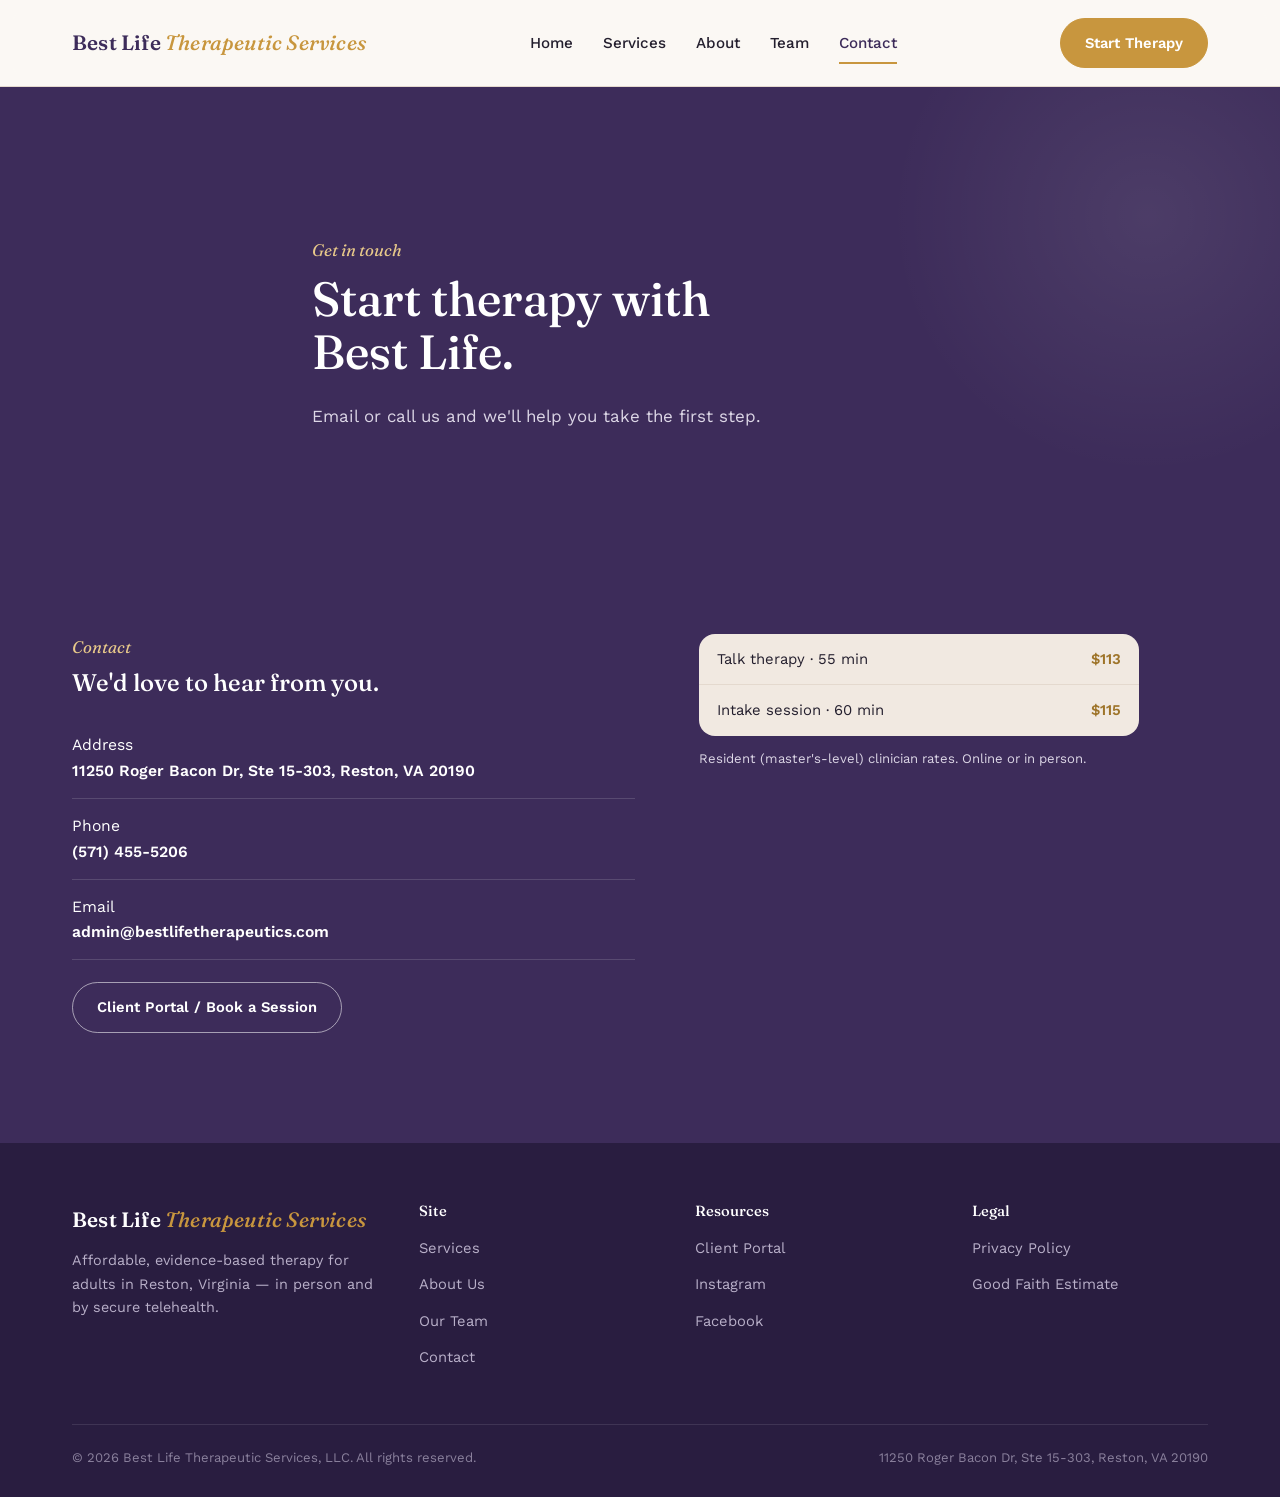
<file: contact.html>
<!DOCTYPE html>
<html lang="en">
<head>
<meta charset="UTF-8">
<meta name="viewport" content="width=device-width, initial-scale=1">
<title>Contact — Best Life Therapeutic Services</title>
<meta name="description" content="Contact Best Life Therapeutic Services in Reston, Virginia.">
<link rel="preconnect" href="https://fonts.googleapis.com">
<link rel="preconnect" href="https://fonts.gstatic.com" crossorigin>
<link href="https://fonts.googleapis.com/css2?family=Fraunces:ital,opsz,wght@0,9..144,400;0,9..144,500;0,9..144,600;1,9..144,500&family=Work+Sans:wght@400;500;600&display=swap" rel="stylesheet">
<link rel="stylesheet" href="style.css">
</head>
<body>
<header><div class="nav">
<a href="index.html" class="logo">Best Life <span>Therapeutic Services</span></a>
<nav class="links" id="navLinks"><a href="index.html">Home</a><a href="services.html">Services</a><a href="about.html">About</a><a href="clinicians.html">Team</a><a href="contact.html" class="active">Contact</a></nav>
<div class="navbtns"><a class="phone" href="tel:5714555206">(571) 455-5206</a>
<a class="btn accent" href="contact.html">Start Therapy</a><button id="menuToggle" aria-label="Menu">☰</button></div>
</div></header>
<section class="page-hero"><div class="wrap reveal" style="max-width:72ch;"><span class="eyebrow">Get in touch</span><h1>Start therapy with Best Life.</h1><p>Email or call us and we'll help you take the first step.</p></div></section>

<section class="section-dark"><div class="wrap contact-grid"><div class="reveal"><span class="eyebrow">Contact</span><h2>We'd love to hear from you.</h2><ul class="contact-list"><li>Address<br><a href="https://www.google.com/maps/search/?api=1&query=11250+Roger+Bacon+Dr+Ste+15-303+Reston+VA+20190" target="_blank" rel="noopener">11250 Roger Bacon Dr, Ste 15-303, Reston, VA 20190</a></li><li>Phone<br><a href="tel:5714555206">(571) 455-5206</a></li><li>Email<br><a href="mailto:admin@bestlifetherapeutics.com">admin@bestlifetherapeutics.com</a></li></ul><a class="btn on-dark outline" href="https://bestlifetherapeutics.clientsecure.me" target="_blank" rel="noopener">Client Portal / Book a Session</a></div><div class="reveal"><table class="hours"><tr><td>Talk therapy · 55 min</td><td>$113</td></tr><tr><td>Intake session · 60 min</td><td>$115</td></tr></table><p style="font-size:.82rem;margin-top:12px;">Resident (master's-level) clinician rates. Online or in person.</p></div></div></section>
<footer><div class="wrap"><div class="foot-grid">
<div><a href="index.html" class="logo">Best Life <span>Therapeutic Services</span></a>
<p style="margin-top:12px;max-width:34ch;font-size:.9rem;">Affordable, evidence-based therapy for adults in Reston, Virginia — in person and by secure telehealth.</p></div>
<div><h4>Site</h4><ul><li><a href="services.html">Services</a></li><li><a href="about.html">About Us</a></li><li><a href="clinicians.html">Our Team</a></li><li><a href="contact.html">Contact</a></li></ul></div>
<div><h4>Resources</h4><ul><li><a href="https://bestlifetherapeutics.clientsecure.me" target="_blank" rel="noopener">Client Portal</a></li><li><a href="https://www.instagram.com/best_life_therapeutics/" target="_blank" rel="noopener">Instagram</a></li><li><a href="https://www.facebook.com/BestLifeTherapeutics/" target="_blank" rel="noopener">Facebook</a></li></ul></div>
<div><h4>Legal</h4><ul><li><a href="privacy-policy.html">Privacy Policy</a></li><li><a href="no-surprises-act.html">Good Faith Estimate</a></li></ul></div>
</div><div class="bottom"><span>© <span id="year"></span> Best Life Therapeutic Services, LLC. All rights reserved.</span><span>11250 Roger Bacon Dr, Ste 15-303, Reston, VA 20190</span></div></div></footer>
<script src="main.js"></script>
</body>
</html>
</file>
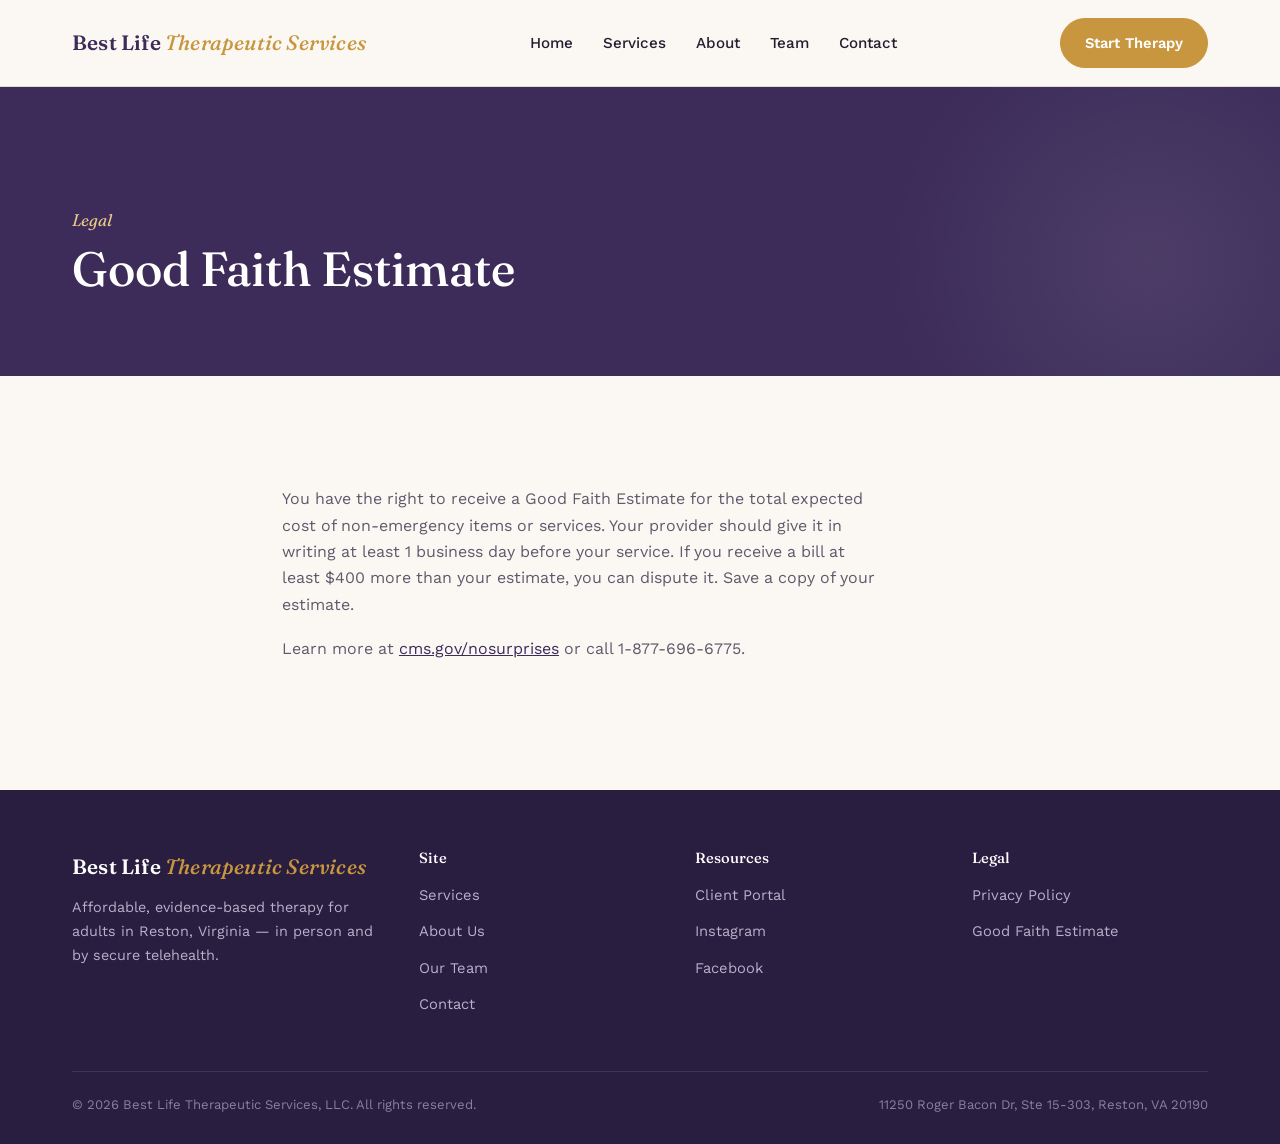
<file: no-surprises-act.html>
<!DOCTYPE html>
<html lang="en">
<head>
<meta charset="UTF-8">
<meta name="viewport" content="width=device-width, initial-scale=1">
<title>Good Faith Estimate — Best Life Therapeutic Services</title>
<meta name="description" content="Good Faith Estimate — Best Life Therapeutic Services">
<link rel="preconnect" href="https://fonts.googleapis.com">
<link rel="preconnect" href="https://fonts.gstatic.com" crossorigin>
<link href="https://fonts.googleapis.com/css2?family=Fraunces:ital,opsz,wght@0,9..144,400;0,9..144,500;0,9..144,600;1,9..144,500&family=Work+Sans:wght@400;500;600&display=swap" rel="stylesheet">
<link rel="stylesheet" href="style.css">
</head>
<body>
<header><div class="nav">
<a href="index.html" class="logo">Best Life <span>Therapeutic Services</span></a>
<nav class="links" id="navLinks"><a href="index.html">Home</a><a href="services.html">Services</a><a href="about.html">About</a><a href="clinicians.html">Team</a><a href="contact.html">Contact</a></nav>
<div class="navbtns"><a class="phone" href="tel:5714555206">(571) 455-5206</a>
<a class="btn accent" href="contact.html">Start Therapy</a><button id="menuToggle" aria-label="Menu">☰</button></div>
</div></header>
<section class="page-hero" style="padding:120px 0 56px;"><div class="wrap"><span class="eyebrow">Legal</span><h1>Good Faith Estimate</h1></div></section><section><div class="wrap legal-doc"><p>You have the right to receive a Good Faith Estimate for the total expected cost of non-emergency items or services. Your provider should give it in writing at least 1 business day before your service. If you receive a bill at least $400 more than your estimate, you can dispute it. Save a copy of your estimate.</p><p>Learn more at <a href="https://www.cms.gov/nosurprises" style="text-decoration:underline;color:var(--primary);">cms.gov/nosurprises</a> or call 1-877-696-6775.</p></div></section><footer><div class="wrap"><div class="foot-grid">
<div><a href="index.html" class="logo">Best Life <span>Therapeutic Services</span></a>
<p style="margin-top:12px;max-width:34ch;font-size:.9rem;">Affordable, evidence-based therapy for adults in Reston, Virginia — in person and by secure telehealth.</p></div>
<div><h4>Site</h4><ul><li><a href="services.html">Services</a></li><li><a href="about.html">About Us</a></li><li><a href="clinicians.html">Our Team</a></li><li><a href="contact.html">Contact</a></li></ul></div>
<div><h4>Resources</h4><ul><li><a href="https://bestlifetherapeutics.clientsecure.me" target="_blank" rel="noopener">Client Portal</a></li><li><a href="https://www.instagram.com/best_life_therapeutics/" target="_blank" rel="noopener">Instagram</a></li><li><a href="https://www.facebook.com/BestLifeTherapeutics/" target="_blank" rel="noopener">Facebook</a></li></ul></div>
<div><h4>Legal</h4><ul><li><a href="privacy-policy.html">Privacy Policy</a></li><li><a href="no-surprises-act.html">Good Faith Estimate</a></li></ul></div>
</div><div class="bottom"><span>© <span id="year"></span> Best Life Therapeutic Services, LLC. All rights reserved.</span><span>11250 Roger Bacon Dr, Ste 15-303, Reston, VA 20190</span></div></div></footer>
<script src="main.js"></script>
</body>
</html>
</file>
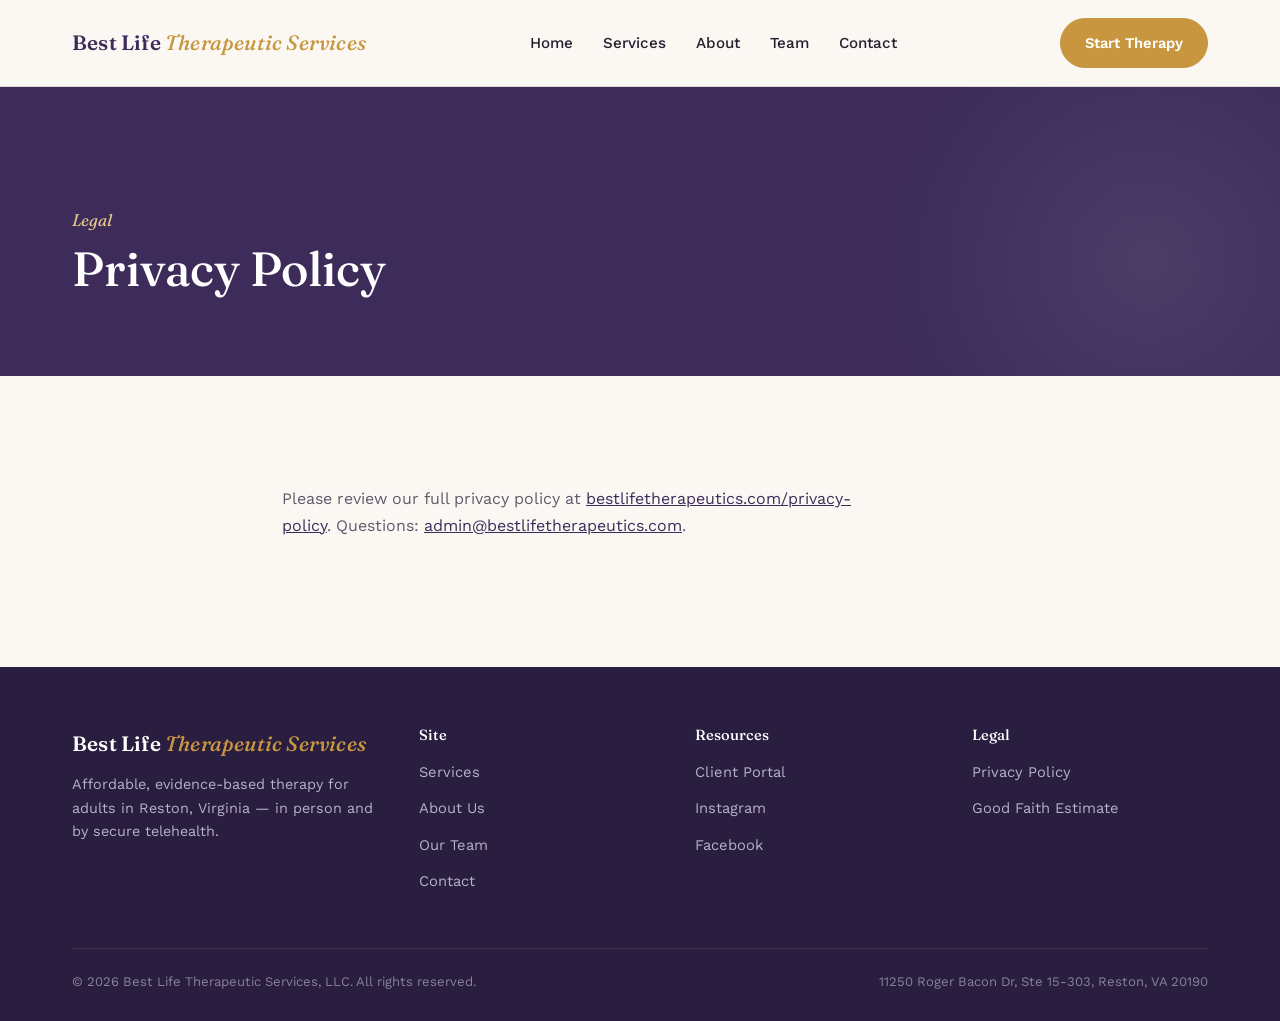
<file: privacy-policy.html>
<!DOCTYPE html>
<html lang="en">
<head>
<meta charset="UTF-8">
<meta name="viewport" content="width=device-width, initial-scale=1">
<title>Privacy Policy — Best Life Therapeutic Services</title>
<meta name="description" content="Privacy Policy — Best Life Therapeutic Services">
<link rel="preconnect" href="https://fonts.googleapis.com">
<link rel="preconnect" href="https://fonts.gstatic.com" crossorigin>
<link href="https://fonts.googleapis.com/css2?family=Fraunces:ital,opsz,wght@0,9..144,400;0,9..144,500;0,9..144,600;1,9..144,500&family=Work+Sans:wght@400;500;600&display=swap" rel="stylesheet">
<link rel="stylesheet" href="style.css">
</head>
<body>
<header><div class="nav">
<a href="index.html" class="logo">Best Life <span>Therapeutic Services</span></a>
<nav class="links" id="navLinks"><a href="index.html">Home</a><a href="services.html">Services</a><a href="about.html">About</a><a href="clinicians.html">Team</a><a href="contact.html">Contact</a></nav>
<div class="navbtns"><a class="phone" href="tel:5714555206">(571) 455-5206</a>
<a class="btn accent" href="contact.html">Start Therapy</a><button id="menuToggle" aria-label="Menu">☰</button></div>
</div></header>
<section class="page-hero" style="padding:120px 0 56px;"><div class="wrap"><span class="eyebrow">Legal</span><h1>Privacy Policy</h1></div></section><section><div class="wrap legal-doc"><p>Please review our full privacy policy at <a href="https://www.bestlifetherapeutics.com/privacy-policy" style="text-decoration:underline;color:var(--primary);">bestlifetherapeutics.com/privacy-policy</a>. Questions: <a href="mailto:admin@bestlifetherapeutics.com" style="text-decoration:underline;color:var(--primary);">admin@bestlifetherapeutics.com</a>.</p></div></section><footer><div class="wrap"><div class="foot-grid">
<div><a href="index.html" class="logo">Best Life <span>Therapeutic Services</span></a>
<p style="margin-top:12px;max-width:34ch;font-size:.9rem;">Affordable, evidence-based therapy for adults in Reston, Virginia — in person and by secure telehealth.</p></div>
<div><h4>Site</h4><ul><li><a href="services.html">Services</a></li><li><a href="about.html">About Us</a></li><li><a href="clinicians.html">Our Team</a></li><li><a href="contact.html">Contact</a></li></ul></div>
<div><h4>Resources</h4><ul><li><a href="https://bestlifetherapeutics.clientsecure.me" target="_blank" rel="noopener">Client Portal</a></li><li><a href="https://www.instagram.com/best_life_therapeutics/" target="_blank" rel="noopener">Instagram</a></li><li><a href="https://www.facebook.com/BestLifeTherapeutics/" target="_blank" rel="noopener">Facebook</a></li></ul></div>
<div><h4>Legal</h4><ul><li><a href="privacy-policy.html">Privacy Policy</a></li><li><a href="no-surprises-act.html">Good Faith Estimate</a></li></ul></div>
</div><div class="bottom"><span>© <span id="year"></span> Best Life Therapeutic Services, LLC. All rights reserved.</span><span>11250 Roger Bacon Dr, Ste 15-303, Reston, VA 20190</span></div></div></footer>
<script src="main.js"></script>
</body>
</html>
</file>
<file: style.css>
/* Best Life Therapeutic Services — shared stylesheet */
:root{
  --bg:#FBF8F4;
  --bg-alt:#F1E9E1;
  --ink:#241F2E;
  --ink-soft:#5F5A6B;
  --primary:#3D2C5A;      /* deep plum — brand primary */
  --primary-dark:#291D40;
  --primary-light:#5B4780;
  --accent:#C8963E;       /* warm gold — brand secondary */
  --accent-dark:#9E7429;
  --card:#FFFFFF;
  --line:#E4D9CE;
  --radius:16px;
  --maxw:1200px;
}
*{box-sizing:border-box;}
html{scroll-behavior:smooth;}
body{
  margin:0; background:var(--bg); color:var(--ink);
  font-family:'Work Sans', sans-serif; font-size:16px; line-height:1.65;
  -webkit-font-smoothing:antialiased;
}
h1,h2,h3,h4{font-family:'Fraunces', serif; font-weight:500; margin:0 0 .5em; color:var(--primary); line-height:1.1;}
p{margin:0 0 1.1em; max-width:60ch;}
a{color:inherit;}
img{max-width:100%; display:block;}
.wrap{max-width:var(--maxw); margin:0 auto; padding:0 32px;}
section{padding:110px 0;}
.eyebrow{font-family:'Fraunces', serif; font-style:italic; color:var(--accent); font-size:1.05rem; margin-bottom:.5em; display:block;}
.center{text-align:center; margin-left:auto; margin-right:auto;}
.lead{max-width:64ch; font-size:1.08rem; color:var(--ink-soft);}

/* reveal on scroll */
.reveal{opacity:0; transform:translateY(26px); transition:opacity .8s cubic-bezier(.2,.7,.2,1), transform .8s cubic-bezier(.2,.7,.2,1);}
.reveal.is-visible{opacity:1; transform:translateY(0);}
@media (prefers-reduced-motion: reduce){ .reveal{opacity:1; transform:none; transition:none;} html{scroll-behavior:auto;} }

/* ---------- header ---------- */
header{
  position:sticky; top:0; z-index:60; background:rgba(251,248,244,.86);
  backdrop-filter:blur(10px); -webkit-backdrop-filter:blur(10px); border-bottom:1px solid var(--line);
}
.nav{display:flex; align-items:center; justify-content:space-between; padding:18px 32px; max-width:var(--maxw); margin:0 auto;}
.logo{font-family:'Fraunces', serif; font-weight:600; font-size:1.3rem; color:var(--primary); text-decoration:none; letter-spacing:.2px;}
.logo span{color:var(--accent); font-style:italic; font-weight:500;}
nav.links{display:flex; gap:30px; align-items:center;}
nav.links a{text-decoration:none; color:var(--ink); font-size:.95rem; font-weight:500; position:relative; padding:4px 0;}
nav.links a.active{color:var(--primary);}
nav.links a.active:after{content:""; position:absolute; left:0; right:0; bottom:-4px; height:2px; background:var(--accent);}
nav.links a:hover{color:var(--primary);}
.btn{
  display:inline-flex; align-items:center; gap:8px; padding:12px 24px; border-radius:999px;
  background:var(--primary); color:#fff; text-decoration:none; font-weight:600; font-size:.92rem;
  border:1px solid var(--primary); transition:background .2s ease, color .2s ease, transform .2s ease, border-color .2s ease;
  cursor:pointer;
}
.btn:hover{background:var(--primary-light); transform:translateY(-1px);}
.btn.outline{background:transparent; color:var(--primary);}
.btn.outline:hover{background:var(--primary); color:#fff;}
.btn.on-dark{border-color:rgba(255,255,255,.55); color:#fff;}
.btn.on-dark:hover{background:#fff; color:var(--primary); border-color:#fff;}
.btn.accent{background:var(--accent); border-color:var(--accent); color:#fff;}
.btn.accent:hover{background:var(--accent-dark); border-color:var(--accent-dark);}
.navbtns{display:flex; gap:14px; align-items:center;}
.navbtns .phone{font-size:.9rem; font-weight:600; color:var(--primary); text-decoration:none; display:none;}
#menuToggle{display:none; background:none; border:none; font-size:1.6rem; color:var(--primary); cursor:pointer;}

/* ---------- hero (home) ---------- */
.hero{position:relative; overflow:hidden; padding:0; margin:0;}
.hero-inner{position:relative; min-height:92vh; display:flex; align-items:flex-end;}
.hero-bg{position:absolute; inset:0; background-size:cover; background-position:center 28%;}
.hero-bg:after{content:""; position:absolute; inset:0; background:linear-gradient(180deg, rgba(25,18,38,.55) 0%, rgba(25,18,38,.35) 40%, rgba(20,14,30,.92) 100%);}
.hero-content{position:relative; color:#fff; padding:0 32px 72px; margin:0 auto; width:100%; max-width:var(--maxw);
  display:grid; grid-template-columns:1.3fr .9fr; gap:56px; align-items:end;}
.hero-content .eyebrow{color:#E8C98A;}
.hero-content h1{color:#fff; font-size:clamp(2.4rem, 4.6vw, 3.7rem); max-width:14ch;}
.hero-content p{color:#EAE4F0; font-size:1.12rem; max-width:44ch;}
.hero-ctas{display:flex; gap:14px; flex-wrap:wrap; margin-top:26px;}
.hero-card{background:rgba(255,255,255,.09); border:1px solid rgba(255,255,255,.22); backdrop-filter:blur(6px);
  border-radius:var(--radius); padding:26px 28px;}
.hero-card .stat{font-family:'Fraunces', serif; font-size:2.4rem; color:#fff; line-height:1;}
.hero-card .stat-label{color:#DCD6E6; font-size:.86rem; margin-top:6px;}
.hero-card hr{border:none; border-top:1px solid rgba(255,255,255,.18); margin:16px 0;}
.hero-scroll{position:absolute; left:32px; bottom:28px; color:#fff; font-size:.78rem; display:flex; align-items:center; gap:8px; opacity:.8;}
.hero-scroll .line{width:1px; height:34px; background:linear-gradient(#fff, transparent); animation:scrolldown 1.8s infinite;}
@keyframes scrolldown{0%{transform:translateY(-6px); opacity:0;} 40%{opacity:1;} 100%{transform:translateY(14px); opacity:0;}}

/* generic page hero (inner pages) */
.page-hero{background:var(--primary); color:#fff; padding:150px 0 74px; position:relative; overflow:hidden;}
.page-hero:before{content:""; position:absolute; right:-10%; top:-30%; width:520px; height:520px; border-radius:50%;
  background:radial-gradient(circle, rgba(255,255,255,.08), transparent 70%);}
.page-hero h1{color:#fff; font-size:clamp(2rem,4vw,3rem); max-width:16ch;}
.page-hero .eyebrow{color:#E8C98A;}
.page-hero p{color:#DCD6E6; font-size:1.06rem;}

/* ---------- insurance marquee ---------- */
.marquee-band{background:var(--accent-dark); overflow:hidden; padding:18px 0; border-top:1px solid rgba(255,255,255,.15); border-bottom:1px solid rgba(255,255,255,.15);}
.marquee-track{display:flex; width:max-content; animation:marquee 26s linear infinite;}
.marquee-track span{color:#fff; font-family:'Fraunces', serif; font-size:1.15rem; font-weight:500; padding:0 40px; white-space:nowrap; display:flex; align-items:center; gap:40px;}
.marquee-track span:after{content:"◆"; color:rgba(255,255,255,.45); font-size:.7rem;}
@keyframes marquee{from{transform:translateX(0);} to{transform:translateX(-50%);}}
@media (prefers-reduced-motion: reduce){.marquee-track{animation:none;}}

/* ---------- story / scrollytelling (who we are) ---------- */
.story{display:grid; grid-template-columns:.95fr 1.05fr; gap:70px; align-items:start;}
.story-sticky{position:sticky; top:120px; align-self:start;}
.story-frame{background:var(--bg-alt); border-radius:calc(var(--radius) + 8px); padding:12px; box-shadow:0 28px 60px -30px rgba(36,31,46,.4);}
.story-imgstack{position:relative; border-radius:10%; overflow:hidden; aspect-ratio:4/5;}
.story-imgstack img{position:absolute; inset:0; width:100%; height:100%; object-fit:cover; opacity:0; transition:opacity .6s ease;}
.story-imgstack img.active{opacity:1;}
.story-steps .step{min-height:62vh; display:flex; flex-direction:column; justify-content:center; padding:0 0 0 30px; border-left:2px solid var(--line); position:relative; transition:border-color .4s ease;}
.story-steps .step:last-child{min-height:40vh;}
.step .dot{position:absolute; left:-7px; top:calc(50% - 7px); width:12px; height:12px; border-radius:50%; background:var(--bg); border:2px solid var(--line); transition:all .4s ease;}
.step.active{border-left-color:var(--accent);}
.step.active .dot{background:var(--accent); border-color:var(--accent); box-shadow:0 0 0 5px rgba(200,150,62,.18);}
.step .num{font-family:'Fraunces', serif; font-style:italic; color:var(--accent); font-size:1rem; opacity:.75;}
.step h3{font-size:1.5rem; margin-top:.2em;}
.step p{color:var(--ink-soft); font-size:1rem;}

/* ---------- dark section ---------- */
.section-dark{background:var(--primary); color:#fff;}
.section-dark h2, .section-dark h3{color:#fff;}
.section-dark .eyebrow{color:#E8C98A;}
.section-dark p{color:#DCD6E6;}
.section-dark .line{border-color:rgba(255,255,255,.16);}

/* ---------- services blocks ---------- */
.svc-block{display:grid; grid-template-columns:1fr 1fr; gap:64px; align-items:center; padding:88px 0;}
.svc-block.reverse .svc-media{order:2;}
.svc-media .frame{background:var(--bg-alt); padding:10px; border-radius:calc(var(--radius) + 6px);}
.section-dark .svc-media .frame{background:rgba(255,255,255,.08);}
.svc-media img{border-radius:10%; aspect-ratio:5/4; object-fit:cover; width:100%;}
.svc-index{font-family:'Fraunces', serif; font-style:italic; color:var(--accent); font-size:1.1rem;}
.svc-block ul{padding-left:20px; margin:1em 0 0;}
.svc-block li{margin-bottom:.5em; color:var(--ink-soft);}
.section-dark .svc-block li{color:#DCD6E6;}
.divider{height:1px; background:var(--line); max-width:var(--maxw); margin:0 auto;}

/* ---------- interactive what-we-do tabs ---------- */
.wwd-tabs{display:flex; gap:12px; justify-content:center; flex-wrap:wrap; margin:0 0 44px;}
.wwd-tabs button{font-family:'Work Sans', sans-serif; font-weight:600; font-size:.92rem; padding:13px 24px; border-radius:999px;
  border:1px solid var(--line); background:var(--card); color:var(--ink-soft); cursor:pointer; transition:all .25s ease;}
.wwd-tabs button.active{background:var(--primary); border-color:var(--primary); color:#fff;}
.wwd-tabs button:hover{border-color:var(--primary);}
.wwd-panels{position:relative;}
.wwd-panel{display:none;}
.wwd-panel.active{display:grid; grid-template-columns:1fr 1fr; gap:56px; align-items:center; animation:wwdfade .45s ease;}
@keyframes wwdfade{from{opacity:0; transform:translateY(12px);} to{opacity:1; transform:translateY(0);}}
.wwd-panel .frame{background:var(--bg-alt); padding:10px; border-radius:calc(var(--radius) + 6px);}
.wwd-panel img{border-radius:10%; aspect-ratio:5/4; object-fit:cover; width:100%;}
.wwd-tags{display:flex; flex-wrap:wrap; gap:8px; margin-top:16px;}
.wwd-tags span{border:1px solid var(--line); border-radius:999px; padding:7px 14px; font-size:.84rem; color:var(--ink-soft);}
@media (max-width:760px){.wwd-panel.active{grid-template-columns:1fr;}}

/* ---------- team teaser (home) ---------- */
.team-teaser{background:var(--bg-alt);}
.teaser-grid{display:grid; grid-template-columns:1fr 1fr; gap:60px; align-items:center;}
.clin-carousel{width:240px; margin:0 auto; text-align:center;}
.carousel-frame{width:240px; height:240px; border-radius:50%; border:5px solid var(--primary); padding:6px; position:relative; margin:0 auto 20px;}
.carousel-frame img{position:absolute; inset:6px; width:calc(100% - 12px); height:calc(100% - 12px); border-radius:50%; object-fit:cover; object-position:top; opacity:0; transition:opacity .7s ease;}
.carousel-frame img.c-active{opacity:1;}
.carousel-name{font-size:1.3rem; margin-bottom:0;}
.carousel-role{color:var(--accent); font-weight:600; font-size:.85rem; letter-spacing:.02em;}
.carousel-dots{display:flex; gap:7px; justify-content:center; margin-top:16px;}
.carousel-dots span{width:6px; height:6px; border-radius:50%; background:var(--line); transition:all .3s ease; display:inline-block;}
.carousel-dots span.c-active{background:var(--accent); width:18px; border-radius:4px;}

/* ---------- clinicians grid (fallback / contact page mini) ---------- */
.mini-team{display:grid; grid-template-columns:repeat(4,1fr); gap:22px;}
.mini-card{background:var(--card); border:1px solid var(--line); border-radius:var(--radius); overflow:hidden; text-align:center;}
.mini-card img{aspect-ratio:3/4; object-fit:cover; object-position:top;}
.mini-card .body{padding:14px;}
.mini-card h4{font-size:.95rem; margin-bottom:2px;}
.mini-card .role{color:var(--accent); font-size:.78rem; font-weight:600;}

/* ---------- clinicians stack (clinicians page) ---------- */
.stack-wrap{position:relative;}
.stack-sticky{position:sticky; top:0; height:100vh; display:flex; align-items:center; justify-content:center; overflow:hidden;}
.clin-card{
  position:absolute; width:min(820px,90vw); background:none; border:none; box-shadow:none;
  padding:0 12px; display:grid; grid-template-columns:220px 1fr; gap:48px; align-items:center;
  opacity:0; filter:blur(14px); transform:translateY(40px) scale(.96); transition:opacity .5s ease, filter .5s ease, transform .5s ease;
  pointer-events:none;
}
.clin-card.active{opacity:1; filter:blur(0); transform:translateY(0) scale(1); pointer-events:auto;}
.clin-card.prev{opacity:0; filter:blur(14px); transform:translateY(-40px) scale(.96);}
.clin-card .photo{width:220px; height:220px; border-radius:50%; overflow:hidden; padding:6px;
  border:4px solid var(--primary); background:var(--bg); margin:0 auto;}
.clin-card .photo img{width:100%; height:100%; border-radius:50%; object-fit:cover; object-position:top;}
.clin-card .role{color:var(--accent); font-weight:600; font-size:.9rem; margin-bottom:10px;}
.clin-card p{color:var(--ink-soft); font-size:.94rem; max-width:none;}
.stack-progress{position:fixed; right:26px; top:50%; transform:translateY(-50%); z-index:40; display:flex; flex-direction:column; gap:10px;}
.stack-progress .pip{width:8px; height:8px; border-radius:50%; background:var(--line); transition:all .3s ease;}
.stack-progress .pip.active{background:var(--accent); height:22px;}
.stack-spacer{}

/* ---------- intake / contact ---------- */
.contact-grid{display:grid; grid-template-columns:1.05fr .95fr; gap:64px;}
.contact-list{list-style:none; padding:0; margin:22px 0;}
.contact-list li{padding:14px 0; border-bottom:1px solid var(--line); font-size:.98rem;}
.section-dark .contact-list li{border-bottom:1px solid rgba(255,255,255,.14);}
.contact-list a{text-decoration:none; font-weight:600;}
table.hours{width:100%; max-width:440px; border-collapse:collapse; background:var(--bg-alt); border-radius:var(--radius); overflow:hidden;}
table.hours td{padding:13px 18px; border-bottom:1px solid var(--line); font-size:.93rem; color:var(--ink);}
table.hours tr:last-child td{border-bottom:none;}
table.hours td:last-child{text-align:right; color:var(--accent-dark); font-weight:600;}
.pay-banner{margin-top:26px; background:var(--card); border:1px solid var(--line); border-radius:var(--radius); padding:24px; overflow-wrap:break-word;}
.pay-banner a{overflow-wrap:break-word; word-break:break-word;}

/* ---------- legal pages ---------- */
.legal-doc{max-width:78ch; margin:0 auto;}
.legal-doc h2{margin-top:1.6em;}
.legal-doc p, .legal-doc li{color:var(--ink-soft);}
.legal-doc .updated{color:var(--ink-soft); font-size:.86rem; margin-bottom:2.4em;}

/* ---------- footer ---------- */
footer{background:var(--primary-dark); color:#B9B0C9; padding:60px 0 28px;}
.foot-grid{display:grid; grid-template-columns:1.3fr 1fr 1fr 1fr; gap:40px;}
footer h4{color:#fff; font-size:.92rem; margin-bottom:16px;}
footer .logo{color:#fff;}
footer ul{list-style:none; padding:0; margin:0;}
footer li{margin-bottom:10px;}
footer a{text-decoration:none; color:#B9B0C9; font-size:.92rem;}
footer a:hover{color:#fff;}
.bottom{margin-top:44px; padding-top:22px; border-top:1px solid rgba(255,255,255,.1); font-size:.82rem; color:#8A809C; display:flex; justify-content:space-between; flex-wrap:wrap; gap:10px;}

/* ---------- responsive ---------- */
@media (max-width:980px){
  .about-grid, .contact-grid, .svc-block, .teaser-grid{grid-template-columns:1fr !important;}
  .svc-block.reverse .svc-media{order:0;}
  .mini-team{grid-template-columns:repeat(2,1fr);}
  .hero-content{grid-template-columns:1fr;}
  .clin-card{grid-template-columns:1fr; padding:0 12px; text-align:center;}
  .foot-grid{grid-template-columns:1fr 1fr;}

  /* who-we-are: swap sticky panel for one horizontally-swipeable card per step */
  .story{display:block;}
  .story-sticky{display:none;}
  .story-steps{display:flex; overflow-x:auto; scroll-snap-type:x mandatory; gap:0;
    margin:0 -32px; padding:0; -webkit-overflow-scrolling:touch;}
  .story-steps .step{min-width:100%; max-width:100%; flex:0 0 100%; box-sizing:border-box;
    scroll-snap-align:start; border-left:none; padding:0 32px; min-height:auto; text-align:left;}
  .story-steps .step:last-child{min-height:auto;}
  .step .dot{display:none;}
  .step-mobile-img{display:block; width:100%; aspect-ratio:4/5; object-fit:cover; border-radius:10%;
    margin-bottom:18px; background:var(--bg-alt);}
  .story-dots{display:flex; justify-content:center; gap:8px; margin-top:4px;}
  .story-dots .s-dot{width:7px; height:7px; border-radius:50%; background:var(--line); transition:all .3s ease;}
  .story-dots .s-dot.active{background:var(--accent); width:22px; border-radius:4px;}
}
@media (min-width:981px){
  .step-mobile-img, .story-dots{display:none;}
}
@media (max-width:860px){
  .nav{position:relative;}
  nav.links{position:absolute; top:calc(100% + 8px); right:32px; left:auto; width:min(240px,72vw);
    background:var(--card); border:1px solid var(--line); border-radius:14px;
    box-shadow:0 24px 50px -20px rgba(25,18,38,.3); flex-direction:column; align-items:stretch;
    padding:8px 18px; gap:0; display:none;}
  nav.links a{padding:12px 0; border-bottom:1px solid var(--line);}
  nav.links a:last-child{border-bottom:none;}
  nav.links.open{display:flex;}
  #menuToggle{display:block;}
  section{padding:72px 0;}
  .page-hero{padding:150px 0 60px;}

  .navbtns{gap:8px;}
  .navbtns .btn.accent{padding:9px 14px; font-size:.76rem; white-space:nowrap;}
  .logo{font-size:1.08rem;}

  .hero-ctas{flex-wrap:nowrap; gap:8px;}
  .hero-ctas .btn{flex:1; justify-content:center; padding:11px 8px; font-size:.76rem; white-space:nowrap; overflow:hidden; text-overflow:ellipsis;}

  /* hours table: table layout breaks down on very narrow screens, use flex rows instead */
  table.hours, table.hours tbody, table.hours tr{display:block; width:100%;}
  table.hours tr{display:flex; justify-content:space-between; align-items:center; padding:0 16px;}
  table.hours td{padding:11px 0; border-bottom:1px solid var(--line); font-size:.88rem;}
  table.hours tr:last-child td{border-bottom:none;}

  /* clinicians stack: shrink so a full card fits within one mobile viewport height */
  .stack-sticky{padding:90px 16px 30px; overflow-y:auto;}
  .clin-card{gap:14px;}
  .clin-card .photo{width:120px; height:120px; border-width:3px;}
  .clin-card h3{font-size:1.15rem; margin-bottom:.15em;}
  .clin-card .role{font-size:.8rem; margin-bottom:8px;}
  .clin-card p{font-size:.84rem; line-height:1.5; margin-bottom:.6em;}
}
@media (max-width:560px){
  .mini-team{grid-template-columns:1fr 1fr;}
  .foot-grid{grid-template-columns:1fr;}
}
@media (max-width:400px){
  .navbtns .btn.accent{padding:8px 10px; font-size:.7rem;}
  .logo{font-size:.98rem;}
}
</file>
